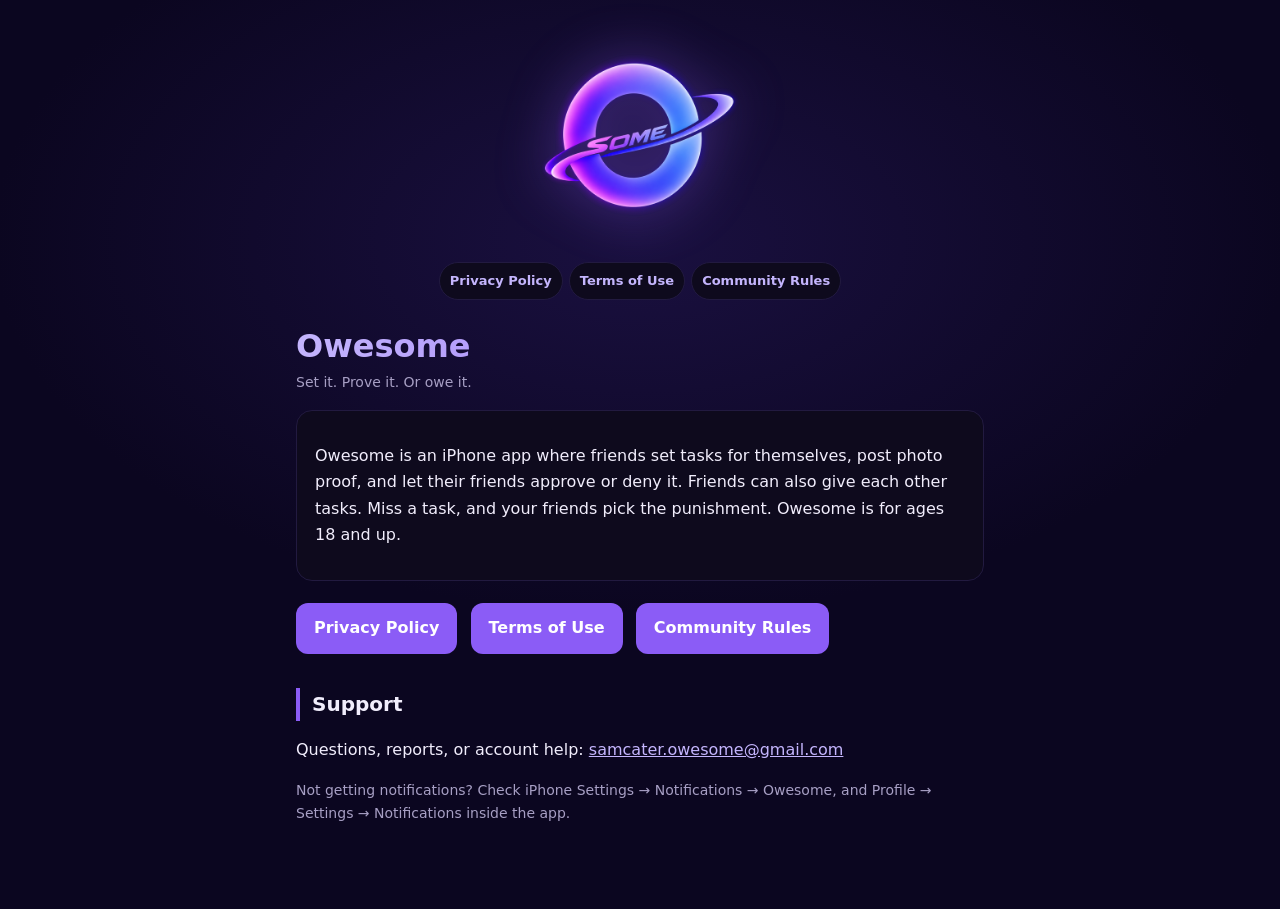
<file: index.html>
<!doctype html>
<html lang="en">
<head>
<meta charset="utf-8">
<meta name="viewport" content="width=device-width, initial-scale=1, viewport-fit=cover">
<meta name="color-scheme" content="dark">
<title>Owesome</title>
<link rel="icon" type="image/png" href="assets/favicon.png">
<link rel="stylesheet" href="style.css?v=4">
</head>
<body>
<a href="index.html" class="logo-link"><img class="logo big" src="assets/logo.png" alt="Owesome"></a>
<nav><a href="privacy.html">Privacy Policy</a><a href="terms.html">Terms of Use</a><a href="community-rules.html">Community Rules</a></nav>

<h1>Owesome</h1>
<p class="small">Set it. Prove it. Or owe it.</p>

<div class="card">
<p>Owesome is an iPhone app where friends set tasks for themselves, post photo proof, and let their friends approve or deny it. Friends can also give each other tasks. Miss a task, and your friends pick the punishment. Owesome is for ages 18 and up.</p>
</div>

<p>
<a class="btn" href="privacy.html">Privacy Policy</a>
<a class="btn" href="terms.html">Terms of Use</a>
<a class="btn" href="community-rules.html">Community Rules</a>
</p>

<h2>Support</h2>
<p>Questions, reports, or account help: <a href="mailto:samcater.owesome@gmail.com">samcater.owesome@gmail.com</a></p>
<p class="small">Not getting notifications? Check iPhone Settings → Notifications → Owesome, and Profile → Settings → Notifications inside the app.</p>
</body>
</html>
</file>
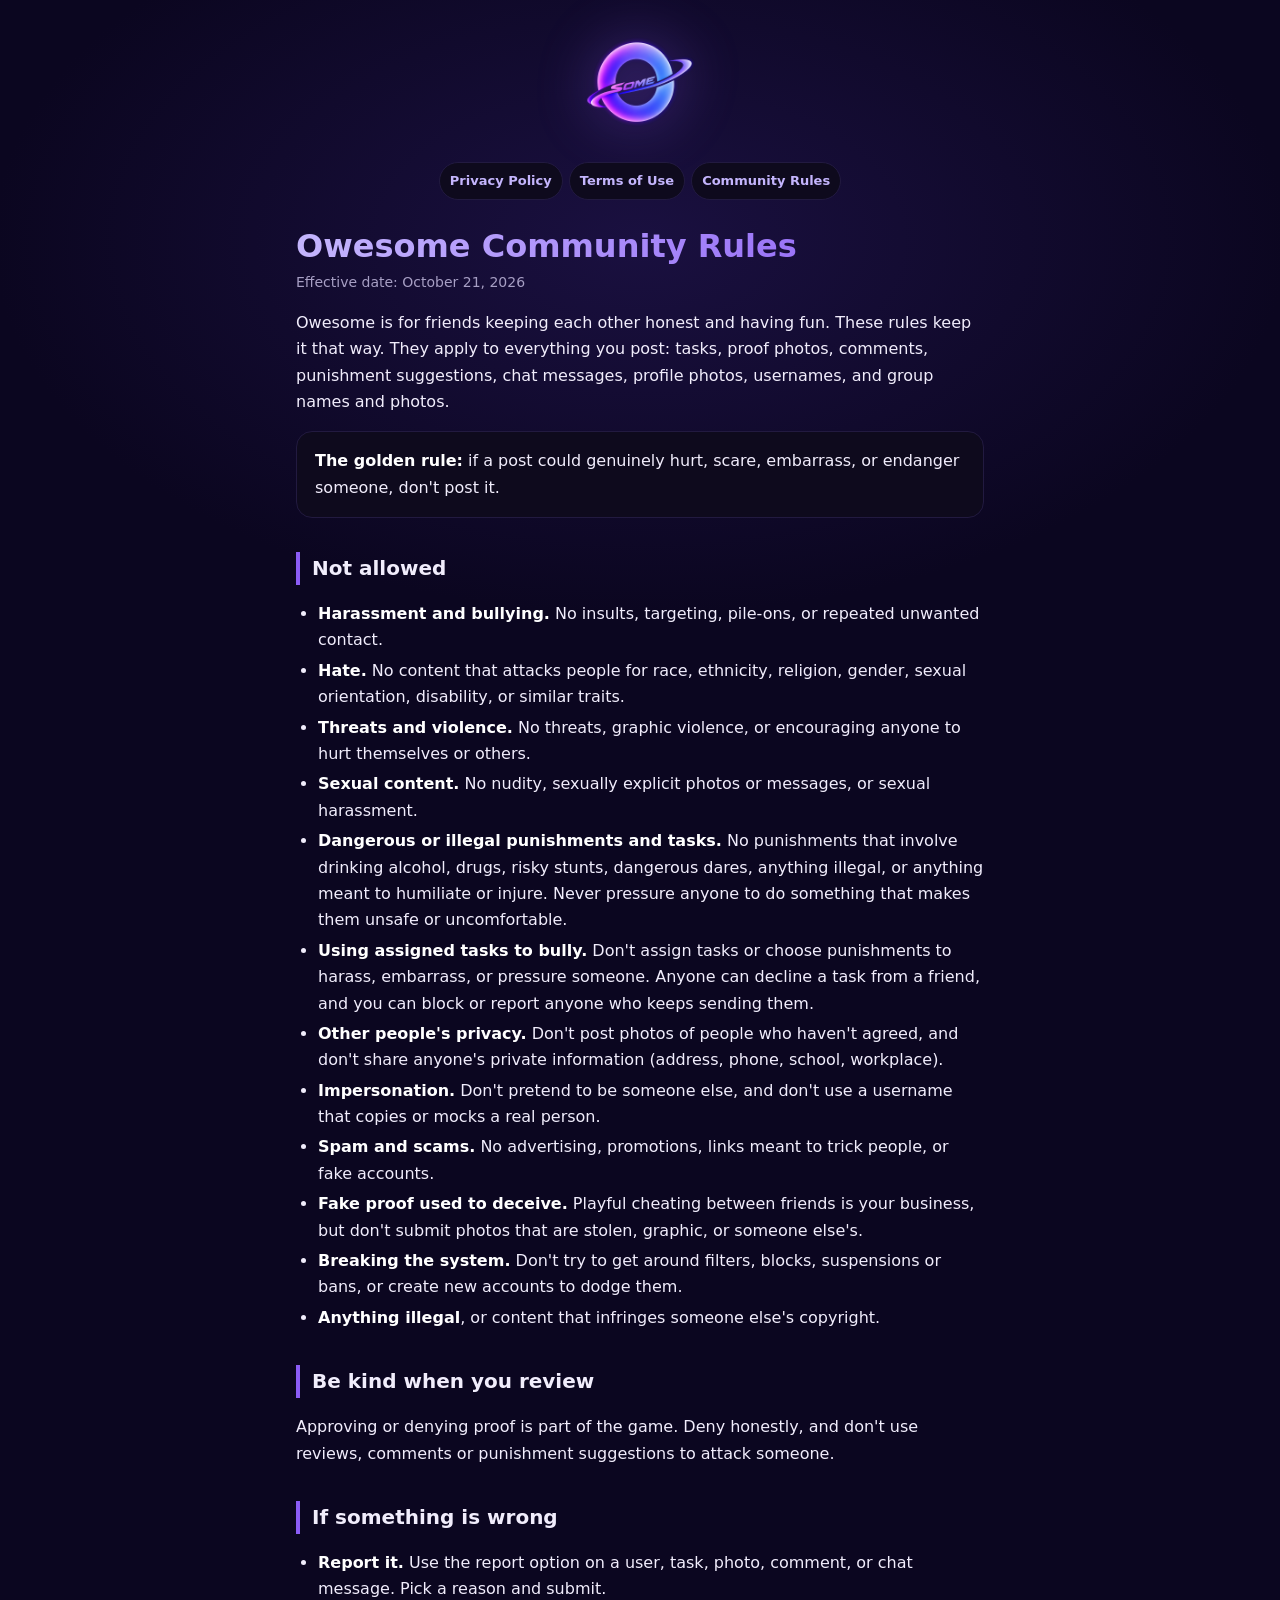
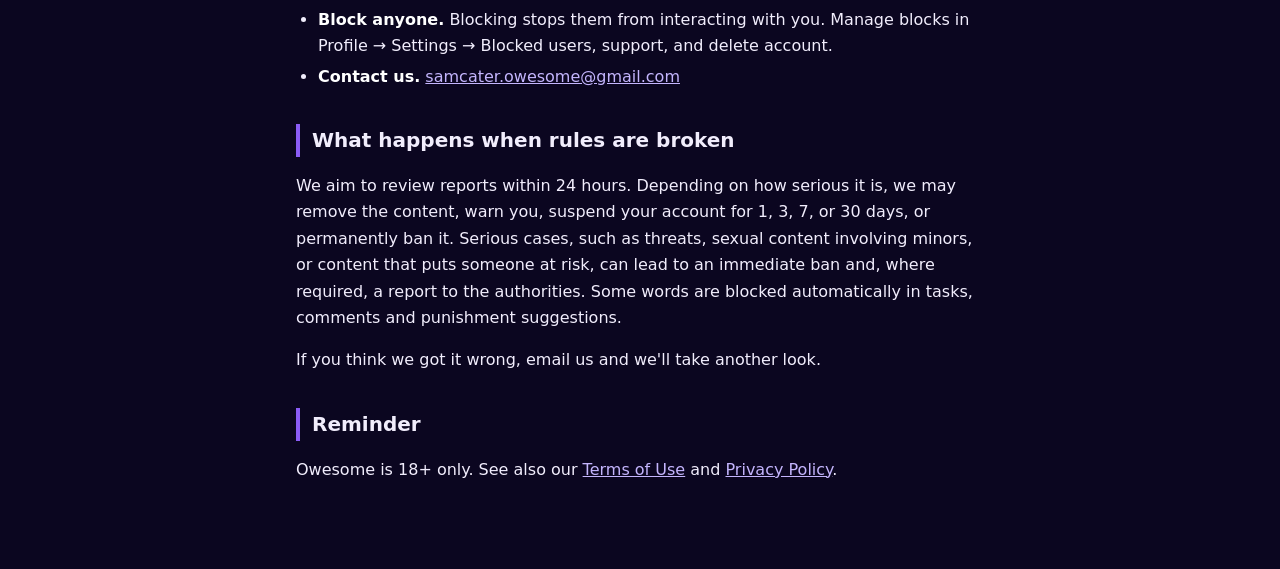
<file: community-rules.html>
<!doctype html>
<html lang="en">
<head>
<meta charset="utf-8">
<meta name="viewport" content="width=device-width, initial-scale=1, viewport-fit=cover">
<meta name="color-scheme" content="dark">
<title>Owesome Community Rules</title>
<link rel="icon" type="image/png" href="assets/favicon.png">
<link rel="stylesheet" href="style.css?v=4">
</head>
<body>
<a href="index.html" class="logo-link"><img class="logo" src="assets/logo.png" alt="Owesome"></a>
<nav><a href="privacy.html">Privacy Policy</a><a href="terms.html">Terms of Use</a><a href="community-rules.html">Community Rules</a></nav>

<h1>Owesome Community Rules</h1>
<p class="small">Effective date: October 21, 2026</p>

<p>Owesome is for friends keeping each other honest and having fun. These rules keep it that way. They apply to everything you post: tasks, proof photos, comments, punishment suggestions, chat messages, profile photos, usernames, and group names and photos.</p>

<div class="card"><strong>The golden rule:</strong> if a post could genuinely hurt, scare, embarrass, or endanger someone, don't post it.</div>

<h2>Not allowed</h2>
<ul>
<li><strong>Harassment and bullying.</strong> No insults, targeting, pile-ons, or repeated unwanted contact.</li>
<li><strong>Hate.</strong> No content that attacks people for race, ethnicity, religion, gender, sexual orientation, disability, or similar traits.</li>
<li><strong>Threats and violence.</strong> No threats, graphic violence, or encouraging anyone to hurt themselves or others.</li>
<li><strong>Sexual content.</strong> No nudity, sexually explicit photos or messages, or sexual harassment.</li>
<li><strong>Dangerous or illegal punishments and tasks.</strong> No punishments that involve drinking alcohol, drugs, risky stunts, dangerous dares, anything illegal, or anything meant to humiliate or injure. Never pressure anyone to do something that makes them unsafe or uncomfortable.</li>
<li><strong>Using assigned tasks to bully.</strong> Don't assign tasks or choose punishments to harass, embarrass, or pressure someone. Anyone can decline a task from a friend, and you can block or report anyone who keeps sending them.</li>
<li><strong>Other people's privacy.</strong> Don't post photos of people who haven't agreed, and don't share anyone's private information (address, phone, school, workplace).</li>
<li><strong>Impersonation.</strong> Don't pretend to be someone else, and don't use a username that copies or mocks a real person.</li>
<li><strong>Spam and scams.</strong> No advertising, promotions, links meant to trick people, or fake accounts.</li>
<li><strong>Fake proof used to deceive.</strong> Playful cheating between friends is your business, but don't submit photos that are stolen, graphic, or someone else's.</li>
<li><strong>Breaking the system.</strong> Don't try to get around filters, blocks, suspensions or bans, or create new accounts to dodge them.</li>
<li><strong>Anything illegal</strong>, or content that infringes someone else's copyright.</li>
</ul>

<h2>Be kind when you review</h2>
<p>Approving or denying proof is part of the game. Deny honestly, and don't use reviews, comments or punishment suggestions to attack someone.</p>

<h2>If something is wrong</h2>
<ul>
<li><strong>Report it.</strong> Use the report option on a user, task, photo, comment, or chat message. Pick a reason and submit.</li>
<li><strong>Block anyone.</strong> Blocking stops them from interacting with you. Manage blocks in Profile → Settings → Blocked users, support, and delete account.</li>
<li><strong>Contact us.</strong> <a href="mailto:samcater.owesome@gmail.com">samcater.owesome@gmail.com</a></li>
</ul>

<h2>What happens when rules are broken</h2>
<p>We aim to review reports within 24 hours. Depending on how serious it is, we may remove the content, warn you, suspend your account for 1, 3, 7, or 30 days, or permanently ban it. Serious cases, such as threats, sexual content involving minors, or content that puts someone at risk, can lead to an immediate ban and, where required, a report to the authorities. Some words are blocked automatically in tasks, comments and punishment suggestions.</p>
<p>If you think we got it wrong, email us and we'll take another look.</p>

<h2>Reminder</h2>
<p>Owesome is 18+ only. See also our <a href="terms.html">Terms of Use</a> and <a href="privacy.html">Privacy Policy</a>.</p>
</body>
</html>
</file>
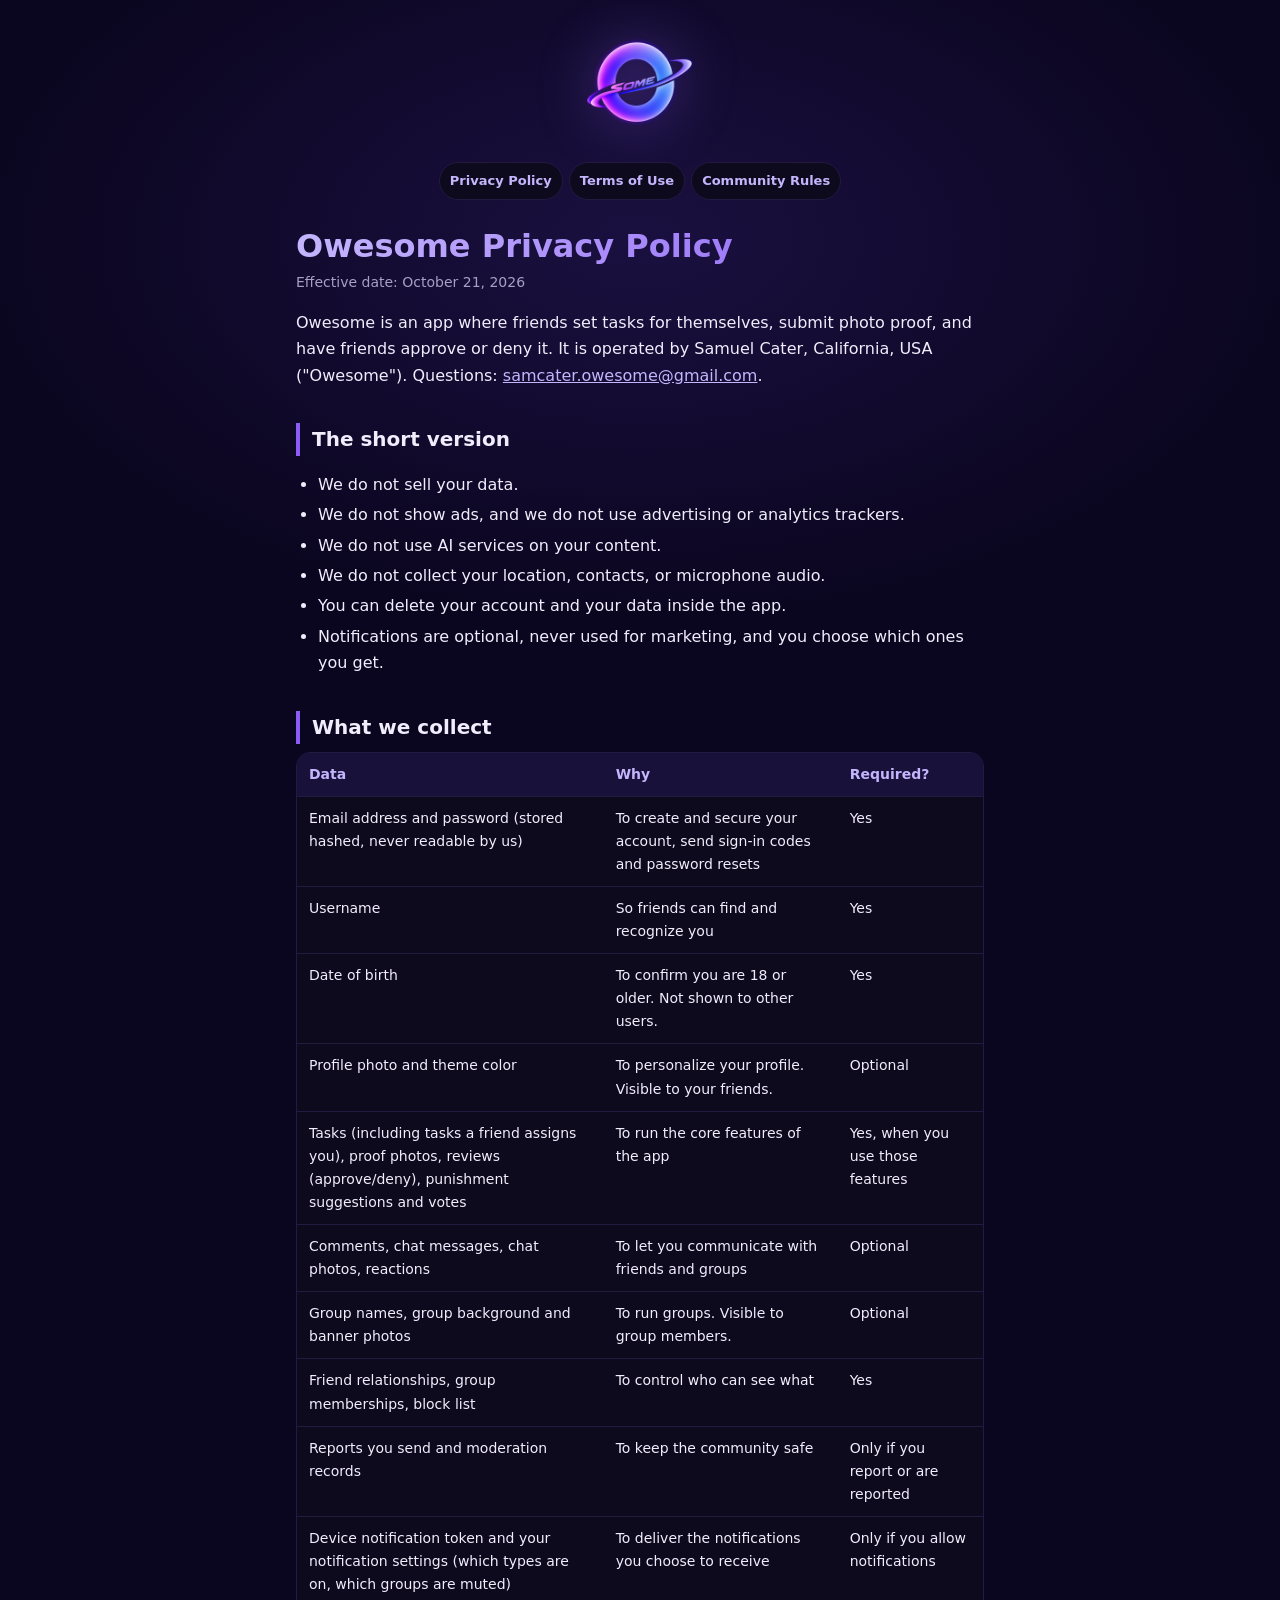
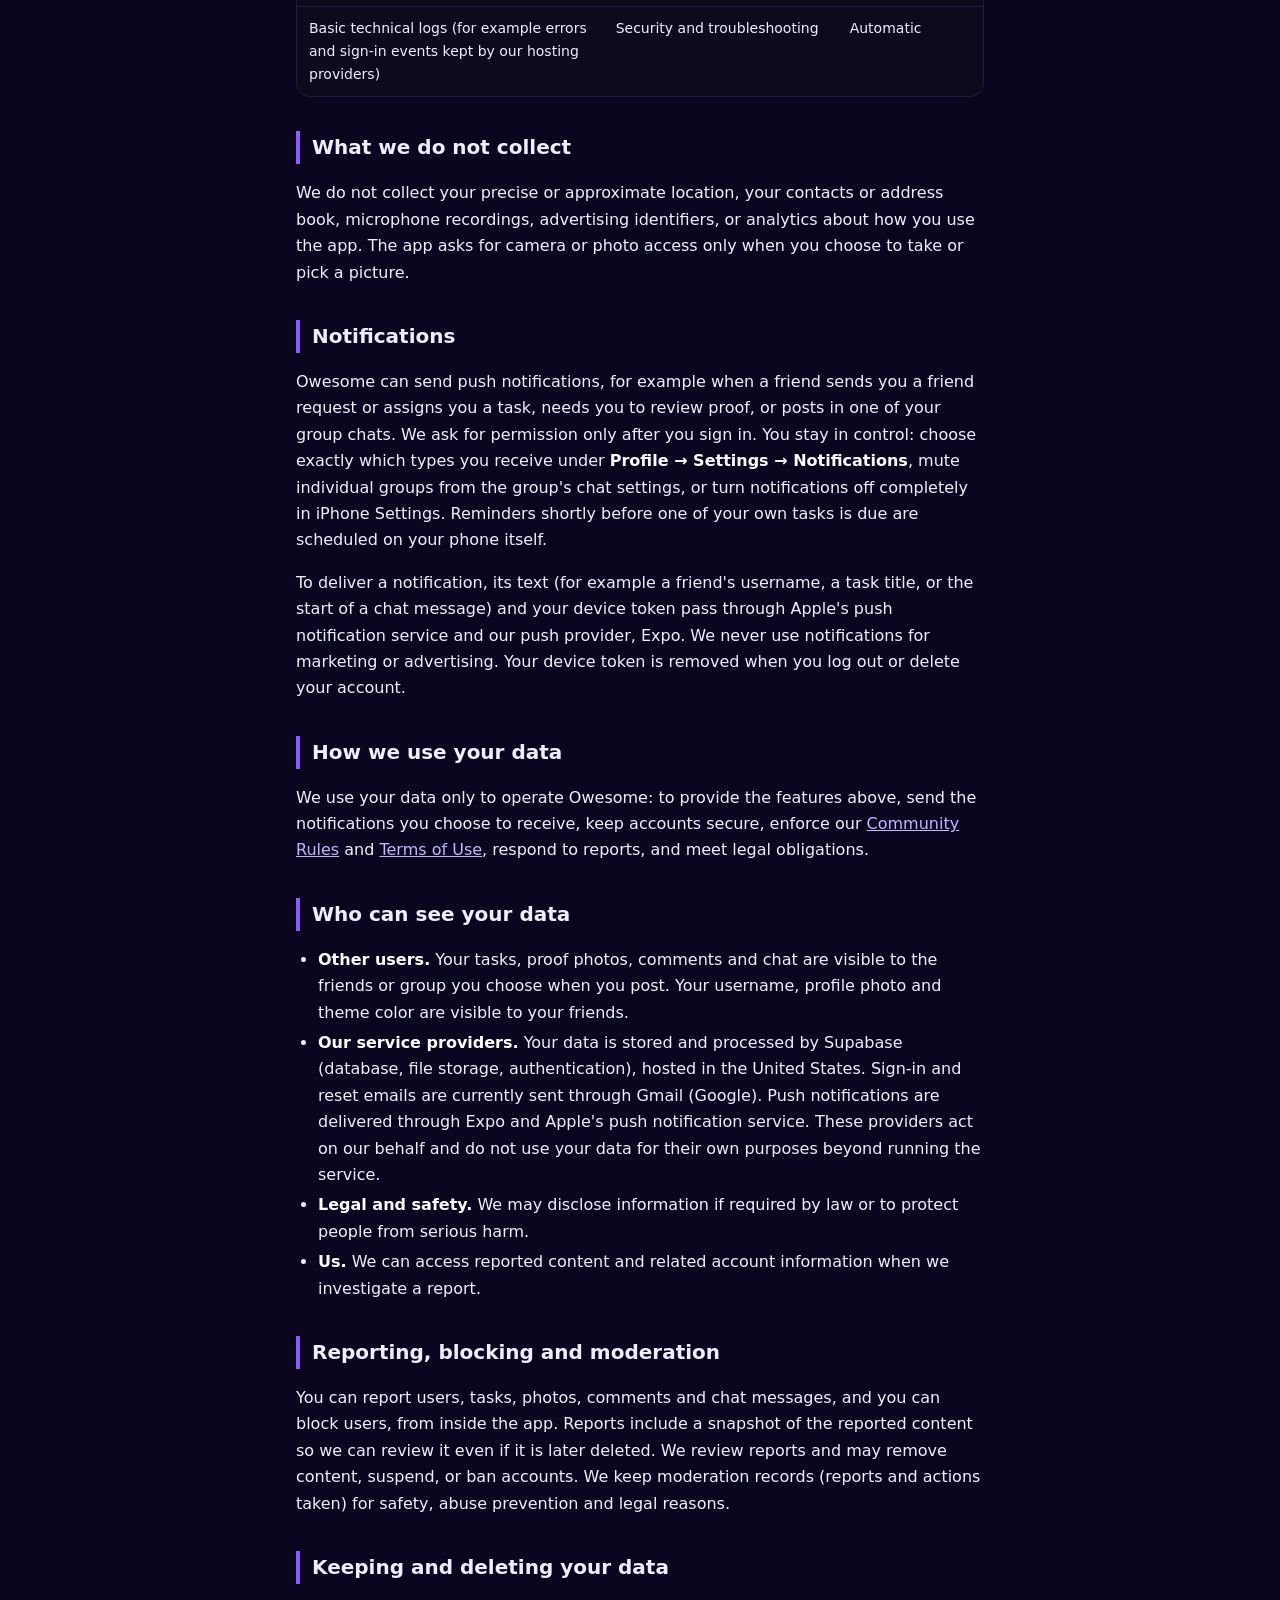
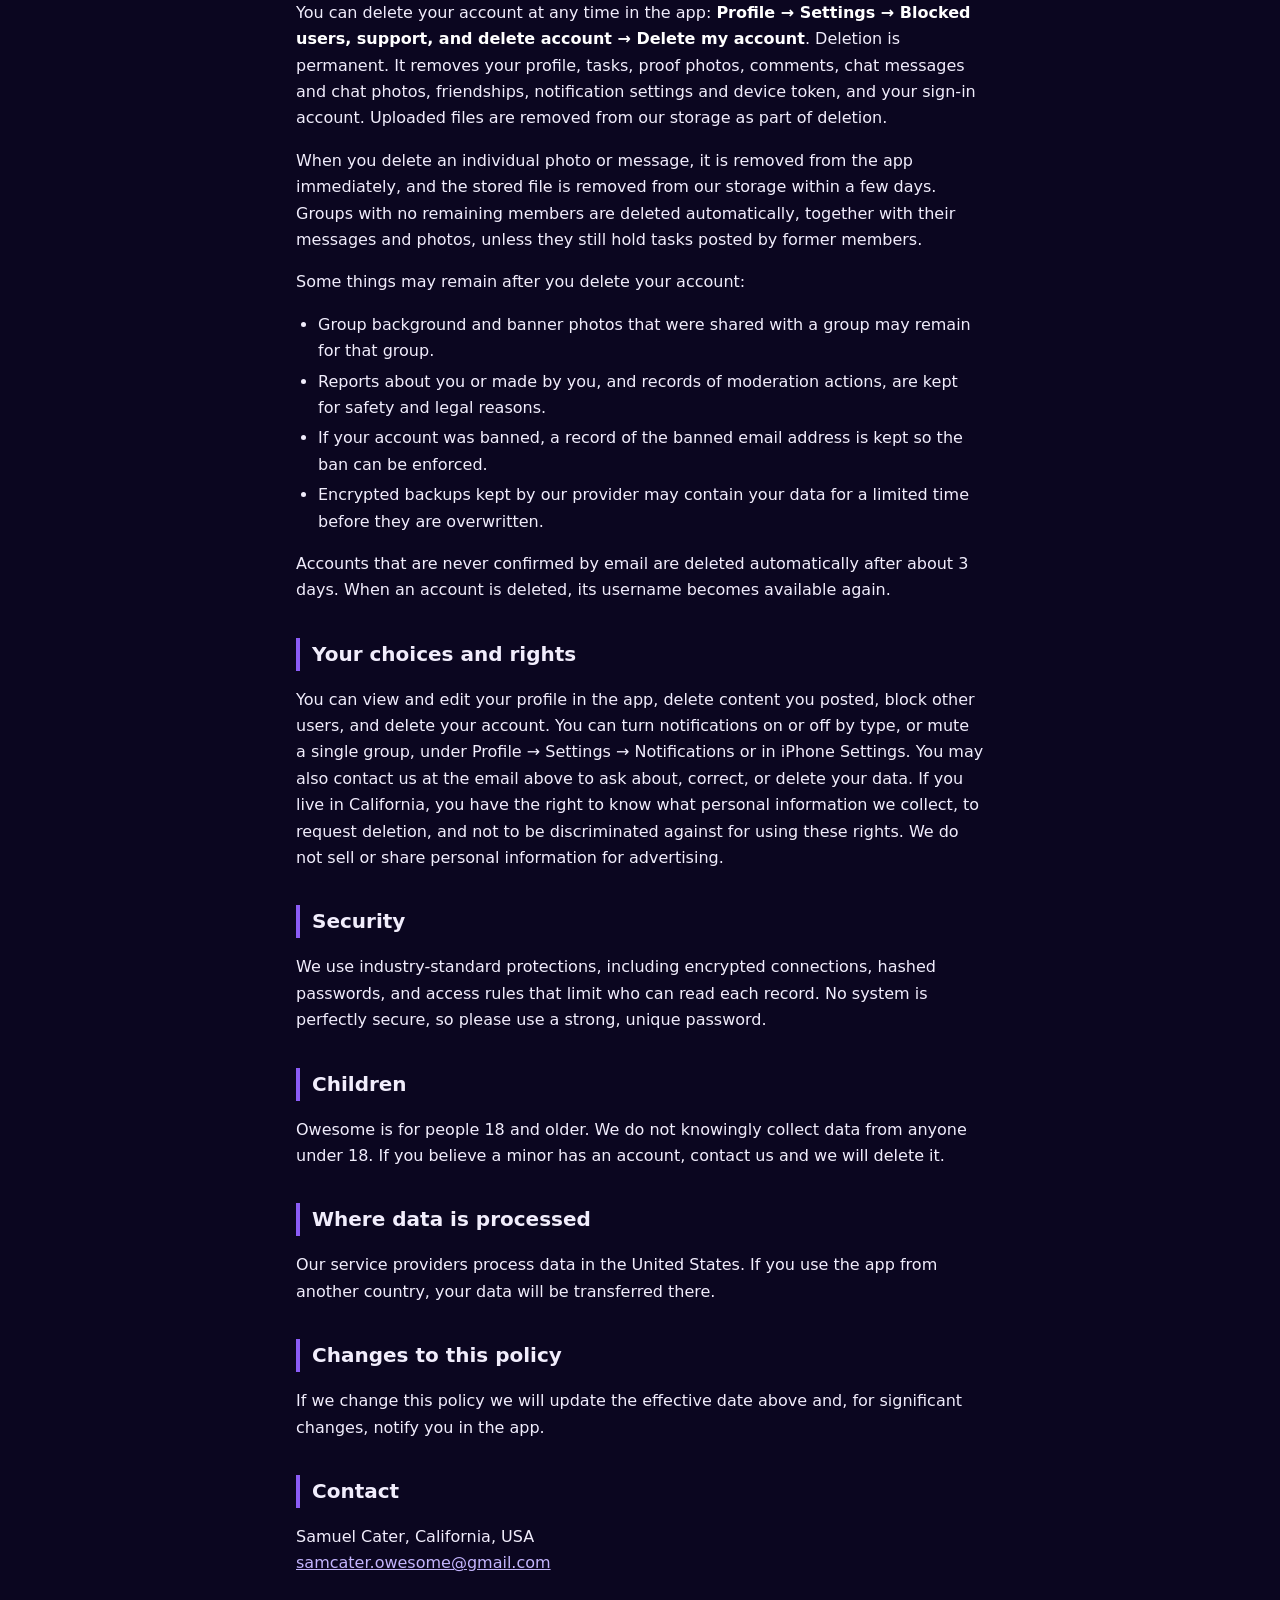
<file: privacy.html>
<!doctype html>
<html lang="en">
<head>
<meta charset="utf-8">
<meta name="viewport" content="width=device-width, initial-scale=1, viewport-fit=cover">
<meta name="color-scheme" content="dark">
<title>Owesome Privacy Policy</title>
<link rel="icon" type="image/png" href="assets/favicon.png">
<link rel="stylesheet" href="style.css?v=4">
</head>
<body>
<a href="index.html" class="logo-link"><img class="logo" src="assets/logo.png" alt="Owesome"></a>
<nav><a href="privacy.html">Privacy Policy</a><a href="terms.html">Terms of Use</a><a href="community-rules.html">Community Rules</a></nav>

<h1>Owesome Privacy Policy</h1>
<p class="small">Effective date: October 21, 2026</p>

<p>Owesome is an app where friends set tasks for themselves, submit photo proof, and have friends approve or deny it. It is operated by Samuel Cater, California, USA ("Owesome"). Questions: <a href="mailto:samcater.owesome@gmail.com">samcater.owesome@gmail.com</a>.</p>

<h2>The short version</h2>
<ul>
<li>We do not sell your data.</li>
<li>We do not show ads, and we do not use advertising or analytics trackers.</li>
<li>We do not use AI services on your content.</li>
<li>We do not collect your location, contacts, or microphone audio.</li>
<li>You can delete your account and your data inside the app.</li>
<li>Notifications are optional, never used for marketing, and you choose which ones you get.</li>
</ul>

<h2>What we collect</h2>
<table>
<tr><th>Data</th><th>Why</th><th>Required?</th></tr>
<tr><td>Email address and password (stored hashed, never readable by us)</td><td>To create and secure your account, send sign-in codes and password resets</td><td>Yes</td></tr>
<tr><td>Username</td><td>So friends can find and recognize you</td><td>Yes</td></tr>
<tr><td>Date of birth</td><td>To confirm you are 18 or older. Not shown to other users.</td><td>Yes</td></tr>
<tr><td>Profile photo and theme color</td><td>To personalize your profile. Visible to your friends.</td><td>Optional</td></tr>
<tr><td>Tasks (including tasks a friend assigns you), proof photos, reviews (approve/deny), punishment suggestions and votes</td><td>To run the core features of the app</td><td>Yes, when you use those features</td></tr>
<tr><td>Comments, chat messages, chat photos, reactions</td><td>To let you communicate with friends and groups</td><td>Optional</td></tr>
<tr><td>Group names, group background and banner photos</td><td>To run groups. Visible to group members.</td><td>Optional</td></tr>
<tr><td>Friend relationships, group memberships, block list</td><td>To control who can see what</td><td>Yes</td></tr>
<tr><td>Reports you send and moderation records</td><td>To keep the community safe</td><td>Only if you report or are reported</td></tr>
<tr><td>Device notification token and your notification settings (which types are on, which groups are muted)</td><td>To deliver the notifications you choose to receive</td><td>Only if you allow notifications</td></tr>
<tr><td>Basic technical logs (for example errors and sign-in events kept by our hosting providers)</td><td>Security and troubleshooting</td><td>Automatic</td></tr>
</table>

<h2>What we do not collect</h2>
<p>We do not collect your precise or approximate location, your contacts or address book, microphone recordings, advertising identifiers, or analytics about how you use the app. The app asks for camera or photo access only when you choose to take or pick a picture.</p>

<h2>Notifications</h2>
<p>Owesome can send push notifications, for example when a friend sends you a friend request or assigns you a task, needs you to review proof, or posts in one of your group chats. We ask for permission only after you sign in. You stay in control: choose exactly which types you receive under <strong>Profile → Settings → Notifications</strong>, mute individual groups from the group's chat settings, or turn notifications off completely in iPhone Settings. Reminders shortly before one of your own tasks is due are scheduled on your phone itself.</p>
<p>To deliver a notification, its text (for example a friend's username, a task title, or the start of a chat message) and your device token pass through Apple's push notification service and our push provider, Expo. We never use notifications for marketing or advertising. Your device token is removed when you log out or delete your account.</p>

<h2>How we use your data</h2>
<p>We use your data only to operate Owesome: to provide the features above, send the notifications you choose to receive, keep accounts secure, enforce our <a href="community-rules.html">Community Rules</a> and <a href="terms.html">Terms of Use</a>, respond to reports, and meet legal obligations.</p>

<h2>Who can see your data</h2>
<ul>
<li><strong>Other users.</strong> Your tasks, proof photos, comments and chat are visible to the friends or group you choose when you post. Your username, profile photo and theme color are visible to your friends.</li>
<li><strong>Our service providers.</strong> Your data is stored and processed by Supabase (database, file storage, authentication), hosted in the United States. Sign-in and reset emails are currently sent through Gmail (Google). Push notifications are delivered through Expo and Apple's push notification service. These providers act on our behalf and do not use your data for their own purposes beyond running the service.</li>
<li><strong>Legal and safety.</strong> We may disclose information if required by law or to protect people from serious harm.</li>
<li><strong>Us.</strong> We can access reported content and related account information when we investigate a report.</li>
</ul>

<h2>Reporting, blocking and moderation</h2>
<p>You can report users, tasks, photos, comments and chat messages, and you can block users, from inside the app. Reports include a snapshot of the reported content so we can review it even if it is later deleted. We review reports and may remove content, suspend, or ban accounts. We keep moderation records (reports and actions taken) for safety, abuse prevention and legal reasons.</p>

<h2>Keeping and deleting your data</h2>
<p>You can delete your account at any time in the app: <strong>Profile → Settings → Blocked users, support, and delete account → Delete my account</strong>. Deletion is permanent. It removes your profile, tasks, proof photos, comments, chat messages and chat photos, friendships, notification settings and device token, and your sign-in account. Uploaded files are removed from our storage as part of deletion.</p>
<p>When you delete an individual photo or message, it is removed from the app immediately, and the stored file is removed from our storage within a few days. Groups with no remaining members are deleted automatically, together with their messages and photos, unless they still hold tasks posted by former members.
</p>
<p>Some things may remain after you delete your account:</p>
<ul>
<li>Group background and banner photos that were shared with a group may remain for that group.</li>
<li>Reports about you or made by you, and records of moderation actions, are kept for safety and legal reasons.</li>
<li>If your account was banned, a record of the banned email address is kept so the ban can be enforced.</li>
<li>Encrypted backups kept by our provider may contain your data for a limited time before they are overwritten.</li>
</ul>
<p>Accounts that are never confirmed by email are deleted automatically after about 3 days. When an account is deleted, its username becomes available again.</p>

<h2>Your choices and rights</h2>
<p>You can view and edit your profile in the app, delete content you posted, block other users, and delete your account. You can turn notifications on or off by type, or mute a single group, under Profile → Settings → Notifications or in iPhone Settings. You may also contact us at the email above to ask about, correct, or delete your data. If you live in California, you have the right to know what personal information we collect, to request deletion, and not to be discriminated against for using these rights. We do not sell or share personal information for advertising.</p>

<h2>Security</h2>
<p>We use industry-standard protections, including encrypted connections, hashed passwords, and access rules that limit who can read each record. No system is perfectly secure, so please use a strong, unique password.</p>

<h2>Children</h2>
<p>Owesome is for people 18 and older. We do not knowingly collect data from anyone under 18. If you believe a minor has an account, contact us and we will delete it.</p>

<h2>Where data is processed</h2>
<p>Our service providers process data in the United States. If you use the app from another country, your data will be transferred there.</p>

<h2>Changes to this policy</h2>
<p>If we change this policy we will update the effective date above and, for significant changes, notify you in the app.</p>

<h2>Contact</h2>
<p>Samuel Cater, California, USA<br><a href="mailto:samcater.owesome@gmail.com">samcater.owesome@gmail.com</a></p>
</body>
</html>
</file>
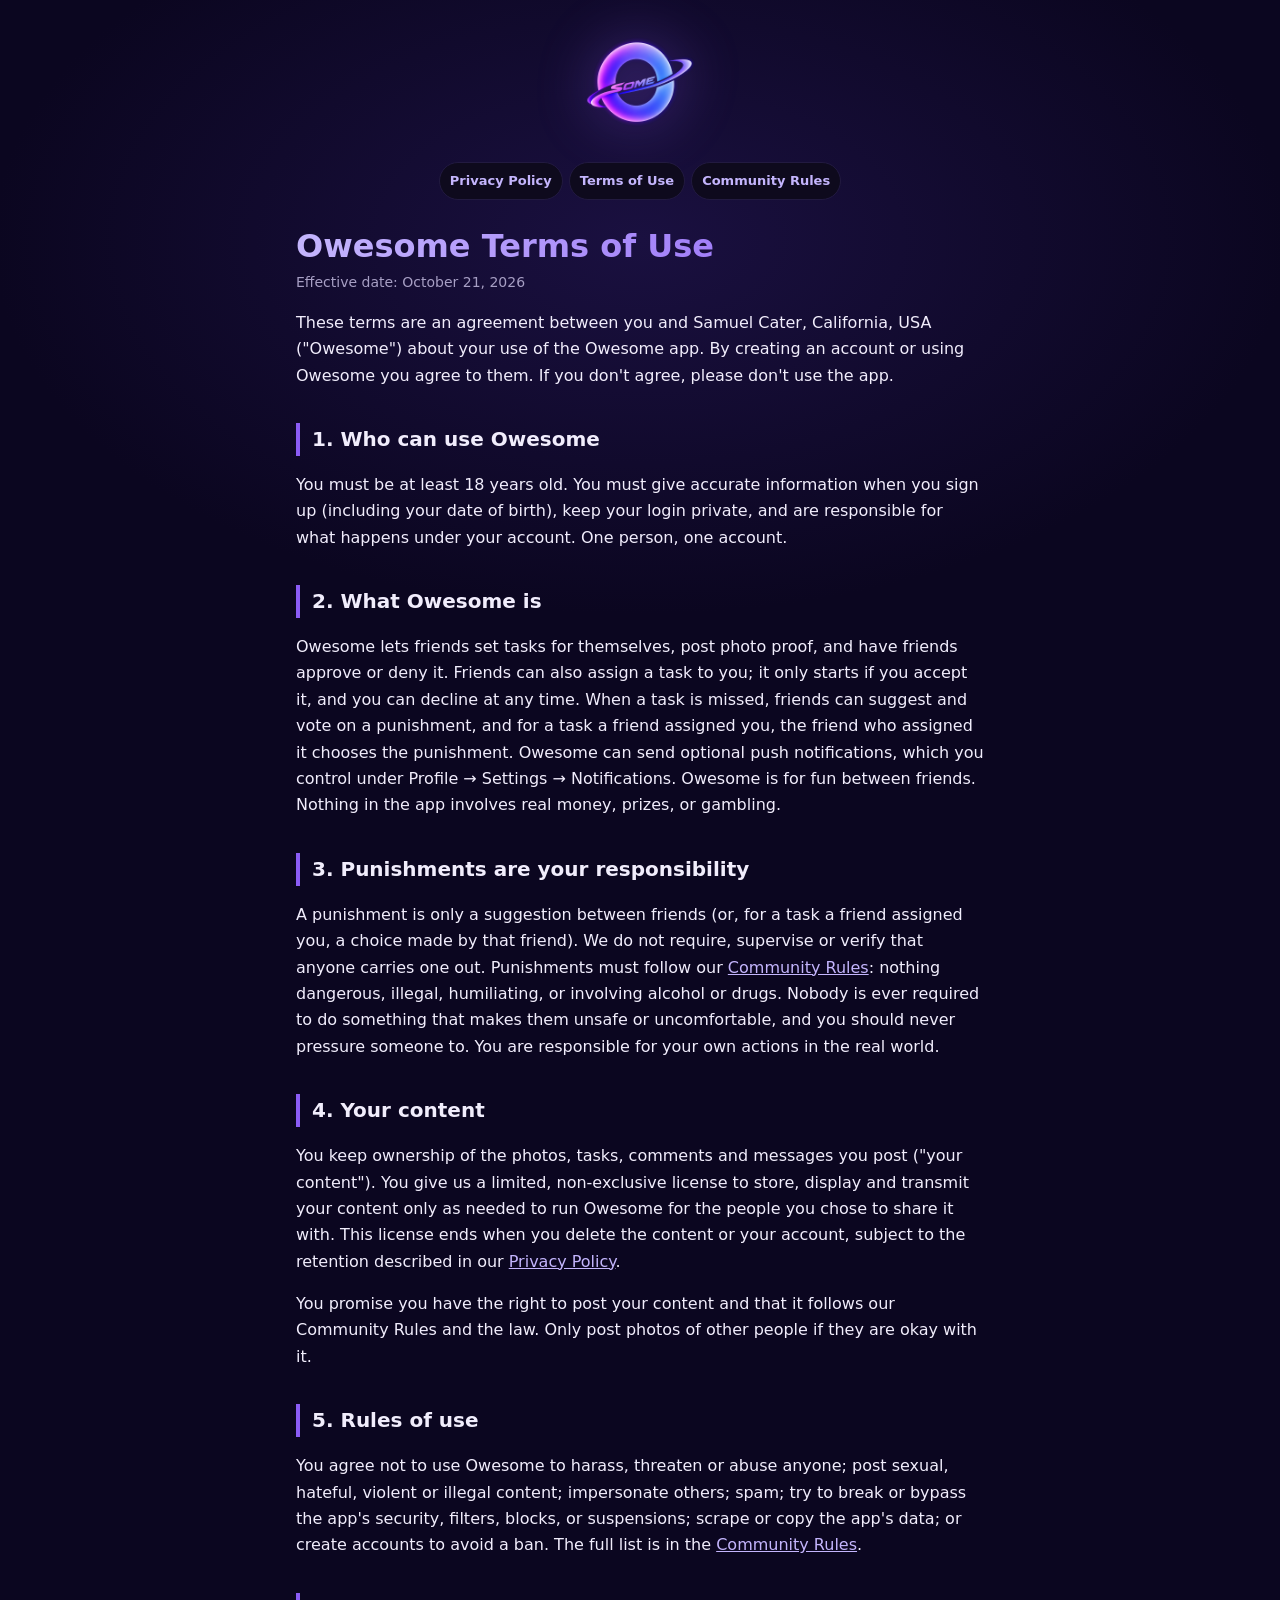
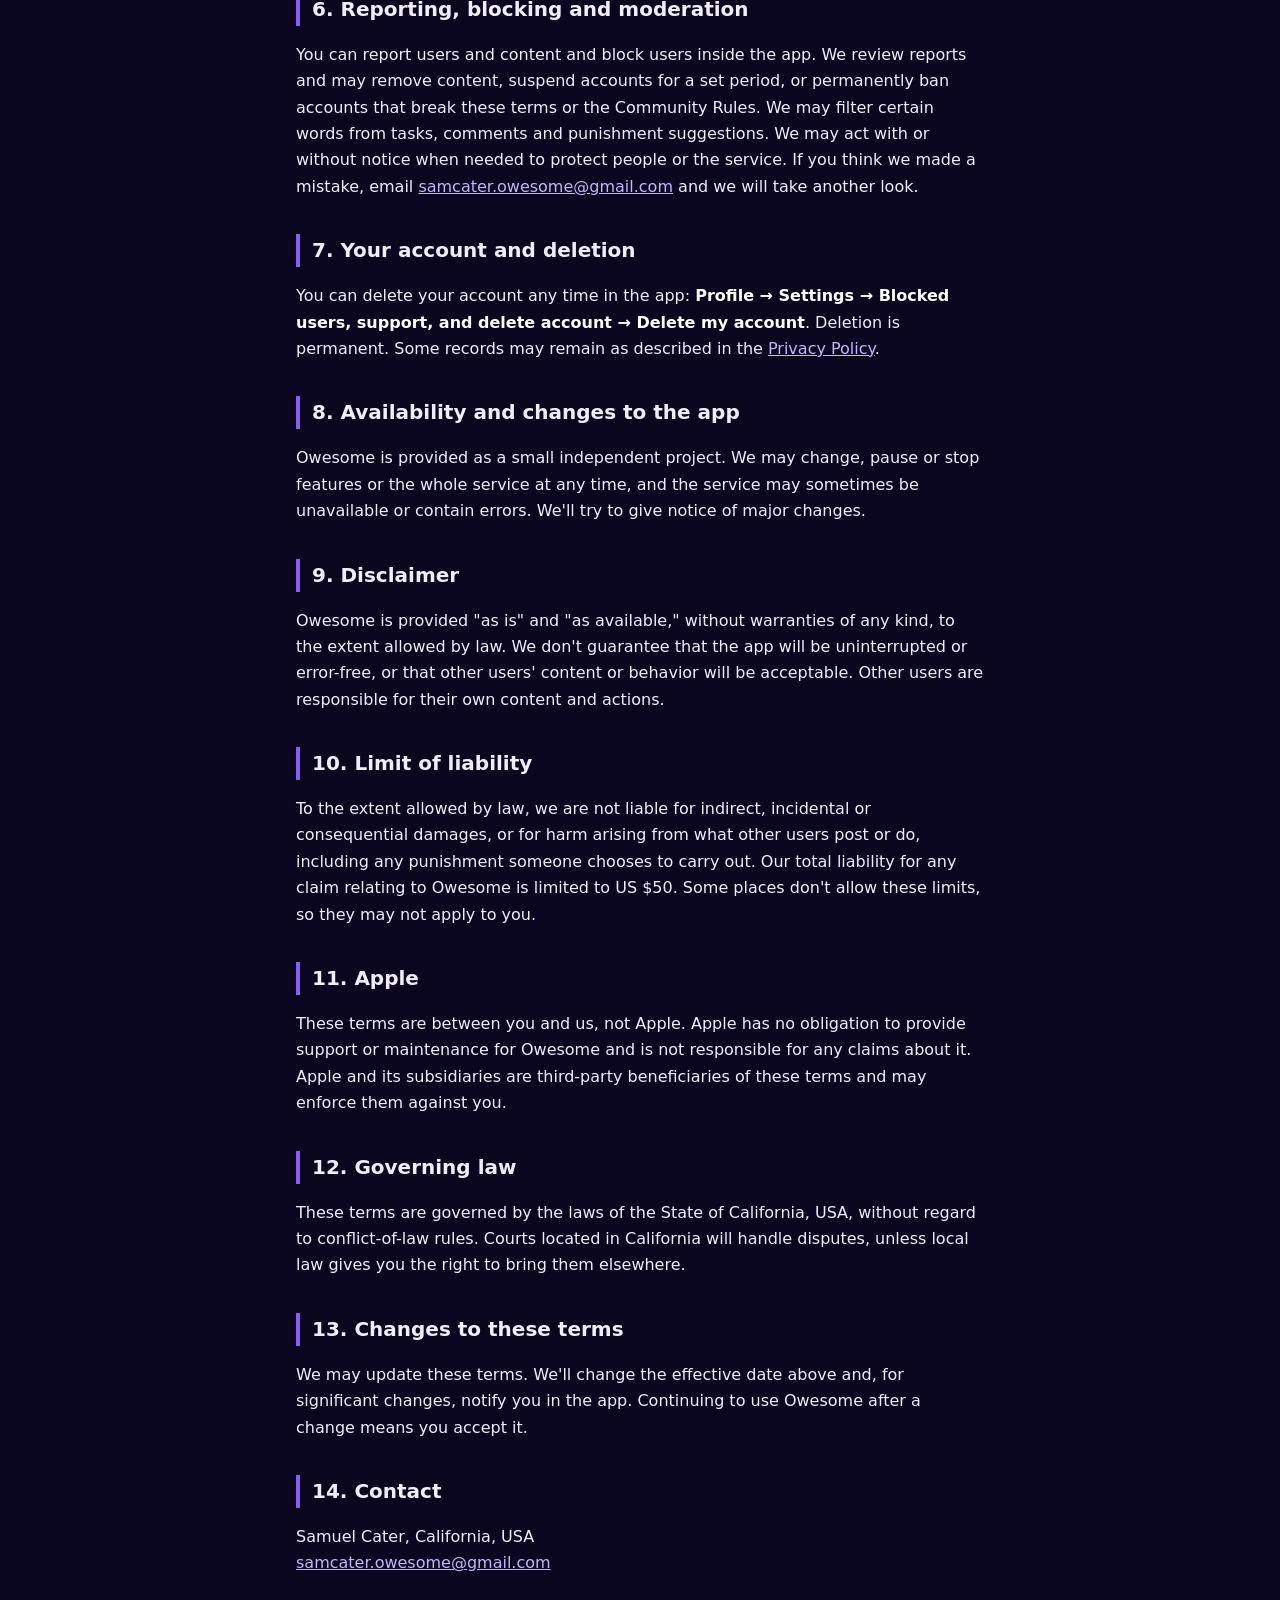
<file: terms.html>
<!doctype html>
<html lang="en">
<head>
<meta charset="utf-8">
<meta name="viewport" content="width=device-width, initial-scale=1, viewport-fit=cover">
<meta name="color-scheme" content="dark">
<title>Owesome Terms of Use</title>
<link rel="icon" type="image/png" href="assets/favicon.png">
<link rel="stylesheet" href="style.css?v=4">
</head>
<body>
<a href="index.html" class="logo-link"><img class="logo" src="assets/logo.png" alt="Owesome"></a>
<nav><a href="privacy.html">Privacy Policy</a><a href="terms.html">Terms of Use</a><a href="community-rules.html">Community Rules</a></nav>

<h1>Owesome Terms of Use</h1>
<p class="small">Effective date: October 21, 2026</p>

<p>These terms are an agreement between you and Samuel Cater, California, USA ("Owesome") about your use of the Owesome app. By creating an account or using Owesome you agree to them. If you don't agree, please don't use the app.</p>

<h2>1. Who can use Owesome</h2>
<p>You must be at least 18 years old. You must give accurate information when you sign up (including your date of birth), keep your login private, and are responsible for what happens under your account. One person, one account.</p>

<h2>2. What Owesome is</h2>
<p>Owesome lets friends set tasks for themselves, post photo proof, and have friends approve or deny it. Friends can also assign a task to you; it only starts if you accept it, and you can decline at any time. When a task is missed, friends can suggest and vote on a punishment, and for a task a friend assigned you, the friend who assigned it chooses the punishment. Owesome can send optional push notifications, which you control under Profile → Settings → Notifications. Owesome is for fun between friends. Nothing in the app involves real money, prizes, or gambling.</p>

<h2>3. Punishments are your responsibility</h2>
<p>A punishment is only a suggestion between friends (or, for a task a friend assigned you, a choice made by that friend). We do not require, supervise or verify that anyone carries one out. Punishments must follow our <a href="community-rules.html">Community Rules</a>: nothing dangerous, illegal, humiliating, or involving alcohol or drugs. Nobody is ever required to do something that makes them unsafe or uncomfortable, and you should never pressure someone to. You are responsible for your own actions in the real world.</p>

<h2>4. Your content</h2>
<p>You keep ownership of the photos, tasks, comments and messages you post ("your content"). You give us a limited, non-exclusive license to store, display and transmit your content only as needed to run Owesome for the people you chose to share it with. This license ends when you delete the content or your account, subject to the retention described in our <a href="privacy.html">Privacy Policy</a>.</p>
<p>You promise you have the right to post your content and that it follows our Community Rules and the law. Only post photos of other people if they are okay with it.</p>

<h2>5. Rules of use</h2>
<p>You agree not to use Owesome to harass, threaten or abuse anyone; post sexual, hateful, violent or illegal content; impersonate others; spam; try to break or bypass the app's security, filters, blocks, or suspensions; scrape or copy the app's data; or create accounts to avoid a ban. The full list is in the <a href="community-rules.html">Community Rules</a>.</p>

<h2>6. Reporting, blocking and moderation</h2>
<p>You can report users and content and block users inside the app. We review reports and may remove content, suspend accounts for a set period, or permanently ban accounts that break these terms or the Community Rules. We may filter certain words from tasks, comments and punishment suggestions. We may act with or without notice when needed to protect people or the service. If you think we made a mistake, email <a href="mailto:samcater.owesome@gmail.com">samcater.owesome@gmail.com</a> and we will take another look.</p>

<h2>7. Your account and deletion</h2>
<p>You can delete your account any time in the app: <strong>Profile → Settings → Blocked users, support, and delete account → Delete my account</strong>. Deletion is permanent. Some records may remain as described in the <a href="privacy.html">Privacy Policy</a>.</p>

<h2>8. Availability and changes to the app</h2>
<p>Owesome is provided as a small independent project. We may change, pause or stop features or the whole service at any time, and the service may sometimes be unavailable or contain errors. We'll try to give notice of major changes.</p>

<h2>9. Disclaimer</h2>
<p>Owesome is provided "as is" and "as available," without warranties of any kind, to the extent allowed by law. We don't guarantee that the app will be uninterrupted or error-free, or that other users' content or behavior will be acceptable. Other users are responsible for their own content and actions.</p>

<h2>10. Limit of liability</h2>
<p>To the extent allowed by law, we are not liable for indirect, incidental or consequential damages, or for harm arising from what other users post or do, including any punishment someone chooses to carry out. Our total liability for any claim relating to Owesome is limited to US $50. Some places don't allow these limits, so they may not apply to you.</p>

<h2>11. Apple</h2>
<p>These terms are between you and us, not Apple. Apple has no obligation to provide support or maintenance for Owesome and is not responsible for any claims about it. Apple and its subsidiaries are third-party beneficiaries of these terms and may enforce them against you.</p>

<h2>12. Governing law</h2>
<p>These terms are governed by the laws of the State of California, USA, without regard to conflict-of-law rules. Courts located in California will handle disputes, unless local law gives you the right to bring them elsewhere.</p>

<h2>13. Changes to these terms</h2>
<p>We may update these terms. We'll change the effective date above and, for significant changes, notify you in the app. Continuing to use Owesome after a change means you accept it.</p>

<h2>14. Contact</h2>
<p>Samuel Cater, California, USA<br><a href="mailto:samcater.owesome@gmail.com">samcater.owesome@gmail.com</a></p>
</body>
</html>
</file>
<file: style.css>
:root{--bg:#06040d;--card:#0e0a1d;--line:#221a40;--text:#f1edfc;--muted:#a79fc4;--accent:#8b5cf6;--accent2:#c4b5fd}
*{box-sizing:border-box}
html{min-height:100%;background-color:#0b0620}
body>*{position:relative;z-index:1}
body::before{content:"";position:fixed;top:-200px;right:0;bottom:-200px;left:0;z-index:0;background:radial-gradient(900px 520px at 50% 440px,#1a1040 0%,rgba(11,6,32,0) 72%),#0b0620;pointer-events:none}
body{font-family:-apple-system,system-ui,"Segoe UI",Roboto,sans-serif;max-width:720px;margin:0 auto;padding:max(20px,env(safe-area-inset-top)) 16px 70px;line-height:1.65;color:var(--text);background-color:#0b0620;-webkit-text-size-adjust:100%}
nav{display:flex;gap:6px;flex-wrap:nowrap;justify-content:center;margin:0 0 28px}
nav a{background:var(--card);border:1px solid var(--line);color:var(--accent2);text-decoration:none;padding:7px 10px;border-radius:999px;font-size:13px;font-weight:600;white-space:nowrap}
@media(max-width:380px){nav a{padding:7px 8px;font-size:12px}}
nav a:hover{border-color:var(--accent)}
a{color:var(--accent2)}
h1{font-size:32px;line-height:1.15;margin:0 0 6px;background:linear-gradient(90deg,#c4b5fd,#8b5cf6);-webkit-background-clip:text;background-clip:text;color:transparent}
h2{font-size:20px;margin:34px 0 8px;padding-left:12px;border-left:4px solid var(--accent)}
p,li{color:var(--text)}
ul{padding-left:22px}
li{margin:4px 0}
strong{color:#fff}
.small{color:var(--muted);font-size:14px;margin-top:0}
.card{background:var(--card);border:1px solid var(--line);border-radius:16px;padding:16px 18px;margin:16px 0}
table{border-collapse:separate;border-spacing:0;width:100%;font-size:14px;background:var(--card);border:1px solid var(--line);border-radius:14px;overflow:hidden}
th,td{padding:10px 12px;text-align:left;vertical-align:top;border-bottom:1px solid var(--line)}
tr:last-child td{border-bottom:none}
th{background:#18113a;color:var(--accent2)}
.btn{display:inline-block;background:var(--accent);color:#fff;text-decoration:none;padding:12px 18px;border-radius:12px;font-weight:700;margin:6px 8px 0 0}

.logo-link{display:block;text-align:center;margin:4px 0 14px}
.logo{width:116px;height:auto;filter:drop-shadow(0 0 28px rgba(139,92,246,.45))}
.logo.big{width:210px;margin-top:6px}
</file>
